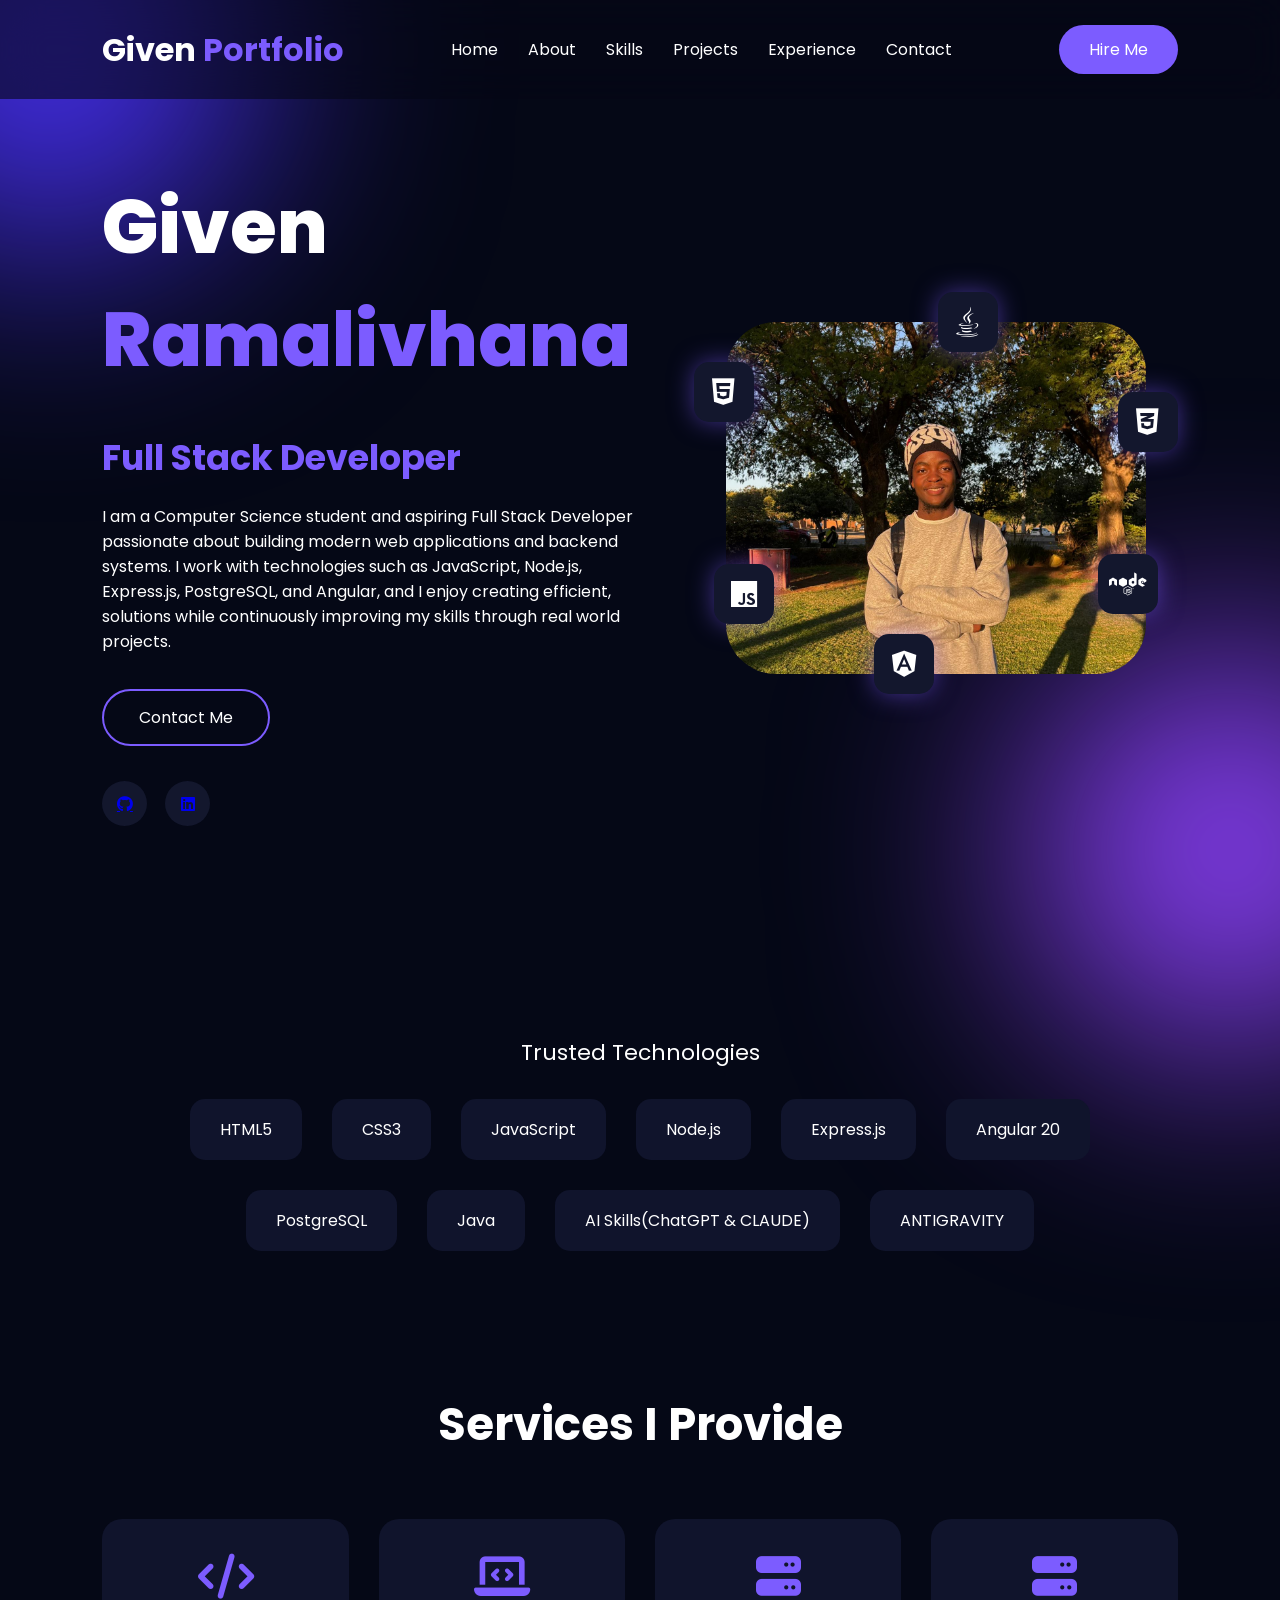
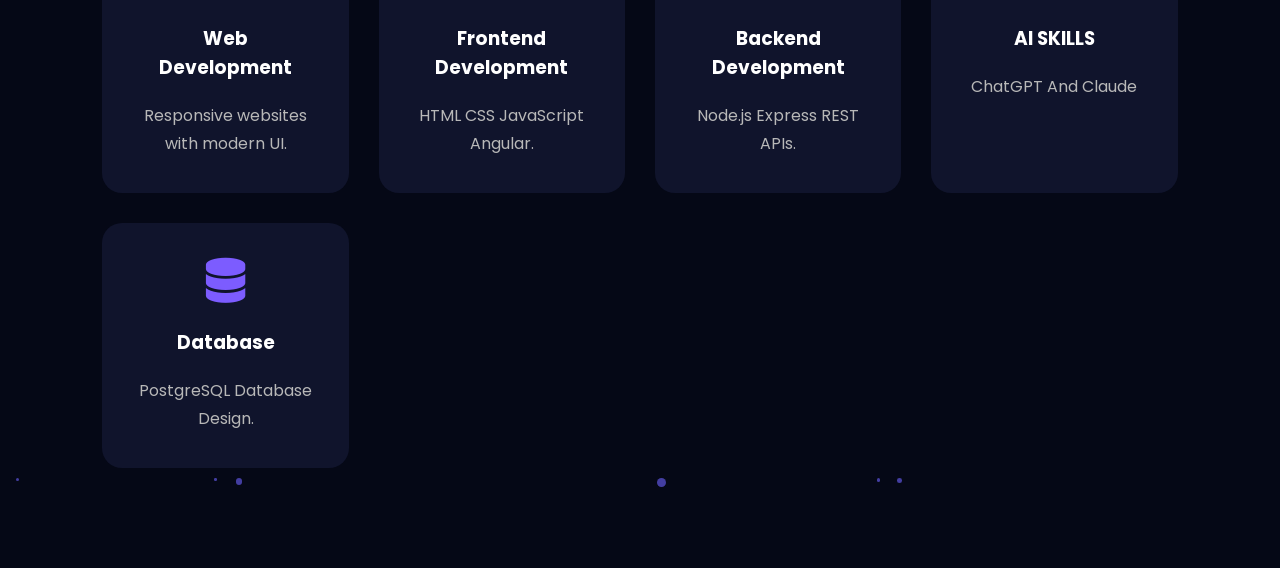
<file: index.html>
<!DOCTYPE html>
<html lang="en">

<head>

<meta charset="UTF-8">
<meta name="viewport" content="width=device-width, initial-scale=1.0">

<title>Given | Full Stack Developer</title>

<link rel="stylesheet" href="css/style.css">

<link
rel="stylesheet"
href="https://cdnjs.cloudflare.com/ajax/libs/font-awesome/6.7.2/css/all.min.css">

<link href="https://fonts.googleapis.com/css2?family=Poppins:wght@300;400;500;600;700;800&display=swap" rel="stylesheet">

</head>

<body>

<div class="blur one"></div>
<div class="blur two"></div>


<header>

    <div class="logo">
        Given <span>Portfolio</span>
    </div>

    <div class="menu-toggle">
        <i class="fas fa-bars"></i>
    </div>

    <nav id="nav-menu">
        <ul>
            <li><a href="index.html">Home</a></li>
            <li><a href="aboutme.html">About</a></li>
            <li><a href="skills.html">Skills</a></li>
            <li><a href="projects.html">Projects</a></li>
            <li><a href="experience.html">Experience</a></li>
            <li><a href="contact.html">Contact</a></li>
        </ul>
    </nav>

    <a class="hire-btn" href="contact.html">Hire Me</a>

</header>


<section class="hero">

<div class="left">

<h1>

Given

<span>Ramalivhana</span>

</h1>

<h2 id="typing"></h2>

<p>
<h2><b>Full Stack Developer</b> <br></h2>
I am a Computer Science student and aspiring Full Stack Developer passionate about building modern web applications and backend systems. I work with technologies such as JavaScript, Node.js, Express.js, PostgreSQL, and Angular, and I enjoy creating efficient, solutions while continuously improving my skills through real world projects.

</p>

<div class="buttons">

<a href="contact.html">Contact Me</a>

</div>

<div class="socials">

<a href="https://github.com/khathutshelo-dev" target="_blank"><i class="fab fa-github"></i></a>

<a href="https://www.linkedin.com/in/givenr?utm_source=share_via&utm_content=profile&utm_medium=member_ios"><i class="fab fa-linkedin"></i></a>

</div>

</div>

<div class="right">

<img src="images/profilepic.jpeg">

<div class="floating html">

<i class="fab fa-html5"></i>

</div>

<div class="floating css">

<i class="fab fa-css3-alt"></i>

</div>

<div class="floating js">

<i class="fab fa-js"></i>

</div>

<div class="floating node">

<i class="fab fa-node"></i>

</div>

<div class="floating java">

<i class="fab fa-java"></i>

</div>

<div class="floating angular">

<i class="fab fa-angular"></i>

</div>

</div>

</section>

<section class="companies">

<p>

Trusted Technologies

</p>

<div class="company-list">

<span>HTML5</span>

<span>CSS3</span>

<span>JavaScript</span>

<span>Node.js</span>

<span>Express.js</span>

<span>Angular 20</span>

<span>PostgreSQL</span>

<span>Java</span>

<span>AI Skills(ChatGPT & CLAUDE)</span>

<span>ANTIGRAVITY</span>

</div>

</section>

<section class="services">

<h2>

Services I Provide

</h2>

<div class="cards">

<div class="card">

<i class="fas fa-code"></i>

<h3>

Web Development

</h3>

<p>

Responsive websites with modern UI.

</p>

</div>

<div class="card">

<i class="fas fa-laptop-code"></i>

<h3>

Frontend Development

</h3>

<p>

HTML CSS JavaScript Angular.

</p>

</div>

<div class="card">

<i class="fas fa-server"></i>

<h3>

Backend Development

</h3>

<p>

Node.js Express REST APIs.

</p>

</div>

<div class="card">

<i class="fas fa-server"></i>

<h3>

AI SKILLS

</h3>

<p>

ChatGPT And Claude

</p>

</div>

    
<div class="card">

<i class="fas fa-database"></i>

<h3>

Database

</h3>

<p>

PostgreSQL Database Design.

</p>

</div>

</div>

</section>

<script src="js/script.js"></script>

</body>

</html>
</file>
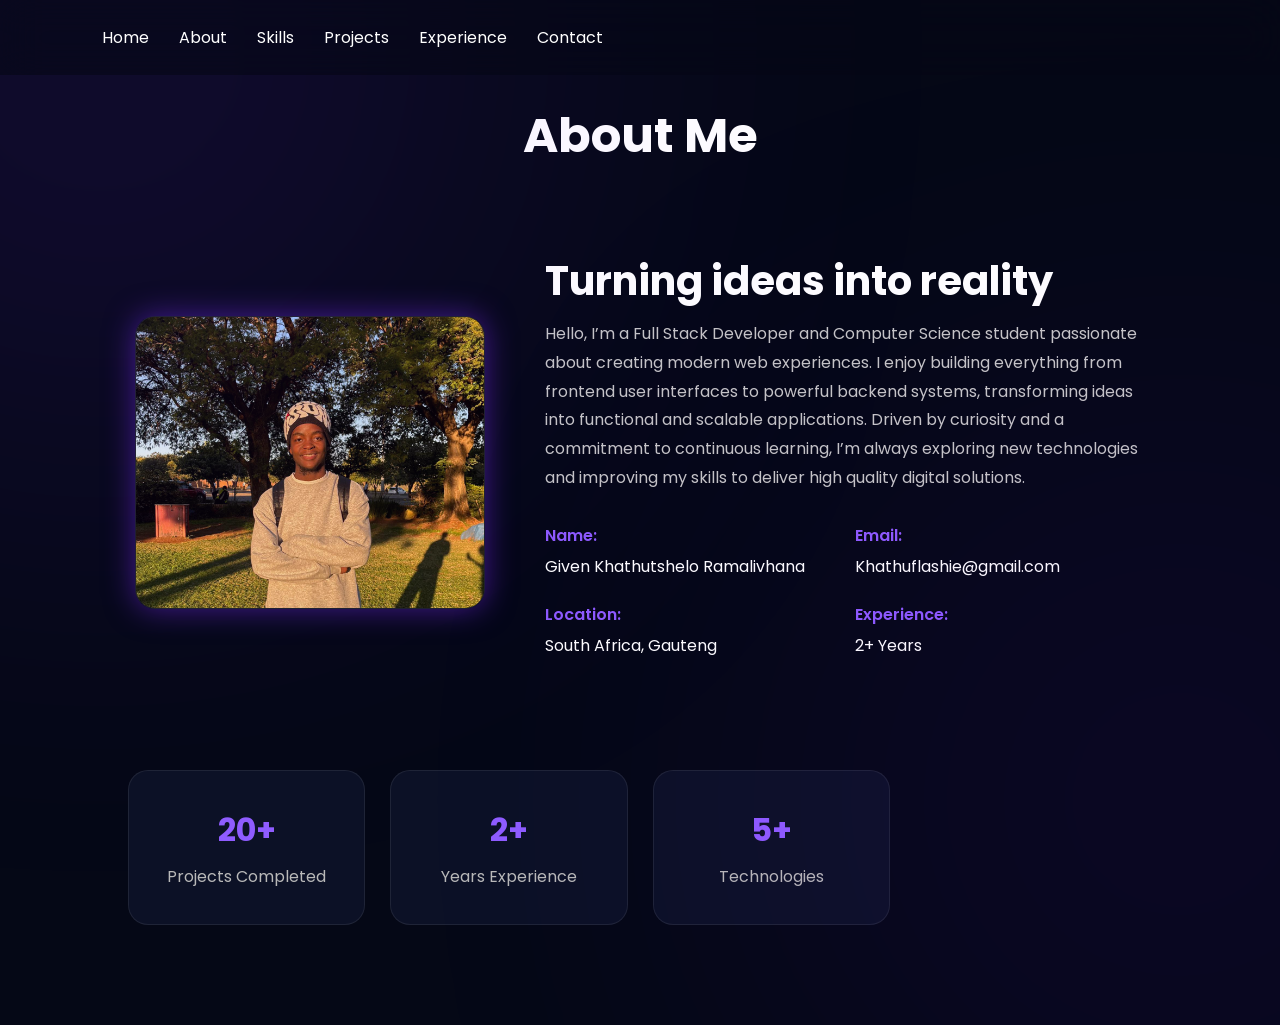
<file: aboutme.html>
<!DOCTYPE html>
<html lang="en">
<head>
    <meta charset="UTF-8">
    <meta name="viewport" content="width=device-width, initial-scale=1.0">
    <title>About Me</title>

    <link rel="stylesheet" href="css/about.css">

    <link href="https://cdnjs.cloudflare.com/ajax/libs/font-awesome/6.5.1/css/all.min.css" rel="stylesheet">
</head>
<body>

  <header>

    <div class="menu-toggle">
        <i class="fas fa-bars"></i>
    </div>

    <nav id="nav-menu">
        <ul>
            <li><a href="index.html">Home</a></li>
            <li><a href="aboutme.html">About</a></li>
            <li><a href="skills.html">Skills</a></li>
            <li><a href="projects.html">Projects</a></li>
            <li><a href="experience.html">Experience</a></li>
            <li><a href="contact.html">Contact</a></li>
        </ul>
    </nav>

</header>


<section class="about-page">

    <div class="page-header">
        <h1>   About Me</h1>
    </div>

    <div class="about-container">

        <div class="about-image">
            <img src="images/profilepic.jpeg" alt="Profile">
        </div>

        <div class="about-content">

            <h2>Turning ideas into reality</h2>

            <p>
               Hello, I’m a Full Stack Developer and Computer Science student passionate about creating modern web experiences. I enjoy building everything from frontend user interfaces to powerful backend systems, transforming ideas into functional and scalable applications. Driven by curiosity and a commitment to continuous learning, I’m always exploring new technologies and improving my skills to deliver high quality digital solutions.
            </p>

            <div class="info-grid">

                <div>
                    <span>Name:</span>
                    <p>Given Khathutshelo Ramalivhana</p>
                </div>

                <div>
                    <span>Email:</span>
                    <p>Khathuflashie@gmail.com</p>
                </div>

                <div>
                    <span>Location:</span>
                    <p>South Africa, Gauteng</p>
                </div>

                <div>
                    <span>Experience:</span>
                    <p>2+ Years</p>
                </div>

            </div>
        </div>

    </div>

    <div class="stats">

        <div class="stat-box">
            <h3>20+</h3>
            <p>Projects Completed</p>
        </div>

        <div class="stat-box">
            <h3>2+</h3>
            <p>Years Experience</p>
        </div>

        <div class="stat-box">
            <h3>5+</h3>
            <p>Technologies</p>
        </div>

    </div>

</section>

<script src="js/about.js"></script>

</body>
</html>
</file>
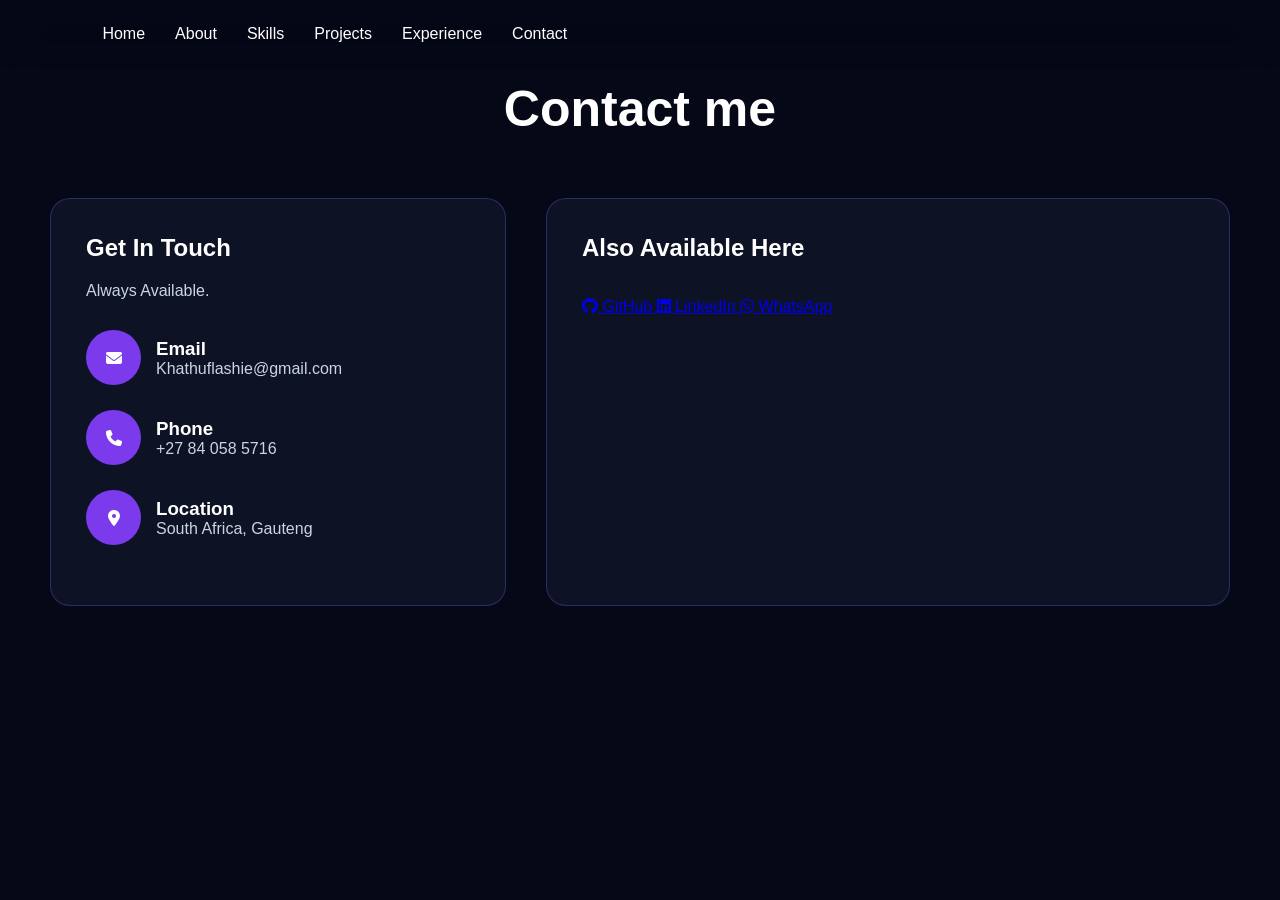
<file: contact.html>
<!DOCTYPE html>
<html lang="en">
<head>
<meta charset="UTF-8">
<meta name="viewport" content="width=device-width, initial-scale=1.0">
<title>Contact Me</title>

<link rel="stylesheet" href="css/contact.css">

<link href="https://cdnjs.cloudflare.com/ajax/libs/font-awesome/6.5.1/css/all.min.css" rel="stylesheet">

</head>
<body>
<header>
    <div class="menu-toggle">
        <i class="fas fa-bars"></i>
    </div>

    <nav>
        <ul>
            <li><a href="index.html">Home</a></li>
            <li><a href="aboutme.html">About</a></li>
            <li><a href="skills.html">Skills</a></li>
            <li><a href="projects.html">Projects</a></li>
            <li><a href="experience.html">Experience</a></li>
            <li><a href="contact.html">Contact</a></li>
        </ul>
    </nav>

</header>
<section class="contact">

    <div class="title">
        <h1>Contact me</h1>
    </div>

    <div class="container">

        <div class="left">

            <h2>Get In Touch</h2>

            <p>
                Always Available.
            </p>

            <div class="info">
                <i class="fas fa-envelope"></i>

                <div>
                    <h3>Email</h3>
                    <span>Khathuflashie@gmail.com</span>
                </div>
            </div>

            <div class="info">
                <i class="fas fa-phone"></i>

                <div>
                    <h3>Phone</h3>
                    <span>+27 84 058 5716</span>
                </div>
            </div>

            <div class="info">
                <i class="fas fa-location-dot"></i>

                <div>
                    <h3>Location</h3>
                    <span>South Africa, Gauteng</span>
                </div>
            </div>

        </div>

        <div class="right">
<h2>Also Available Here</h2> <br>
    <!-- GitHub -->
     <br>
    <a href="https://github.com/khathutshelo-dev" target="_blank" class="social github">
      <i class="fab fa-github"></i>
      <span>GitHub</span>
    </a>

    <!-- LinkedIn -->
    <a href="https://www.linkedin.com/in/givenr?utm_source=share_via&utm_content=profile&utm_medium=member_ios" target="_blank" class="social linkedin">
      <i class="fab fa-linkedin"></i>
      <span>LinkedIn</span>
    </a>

    <!-- WhatsApp -->
<a href="https://wa.me/278405805716?text=Hi%20I%20visited%20your%20portfolio%20and%20want%20to%20connect"
   target="_blank"
   class="social whatsapp">

  <i class="fab fa-whatsapp"></i>
  <span>WhatsApp</span>
</a>


        </div>

    </div>

</section>

<script src="js/contact.js"></script>

</body>
</html>
</file>
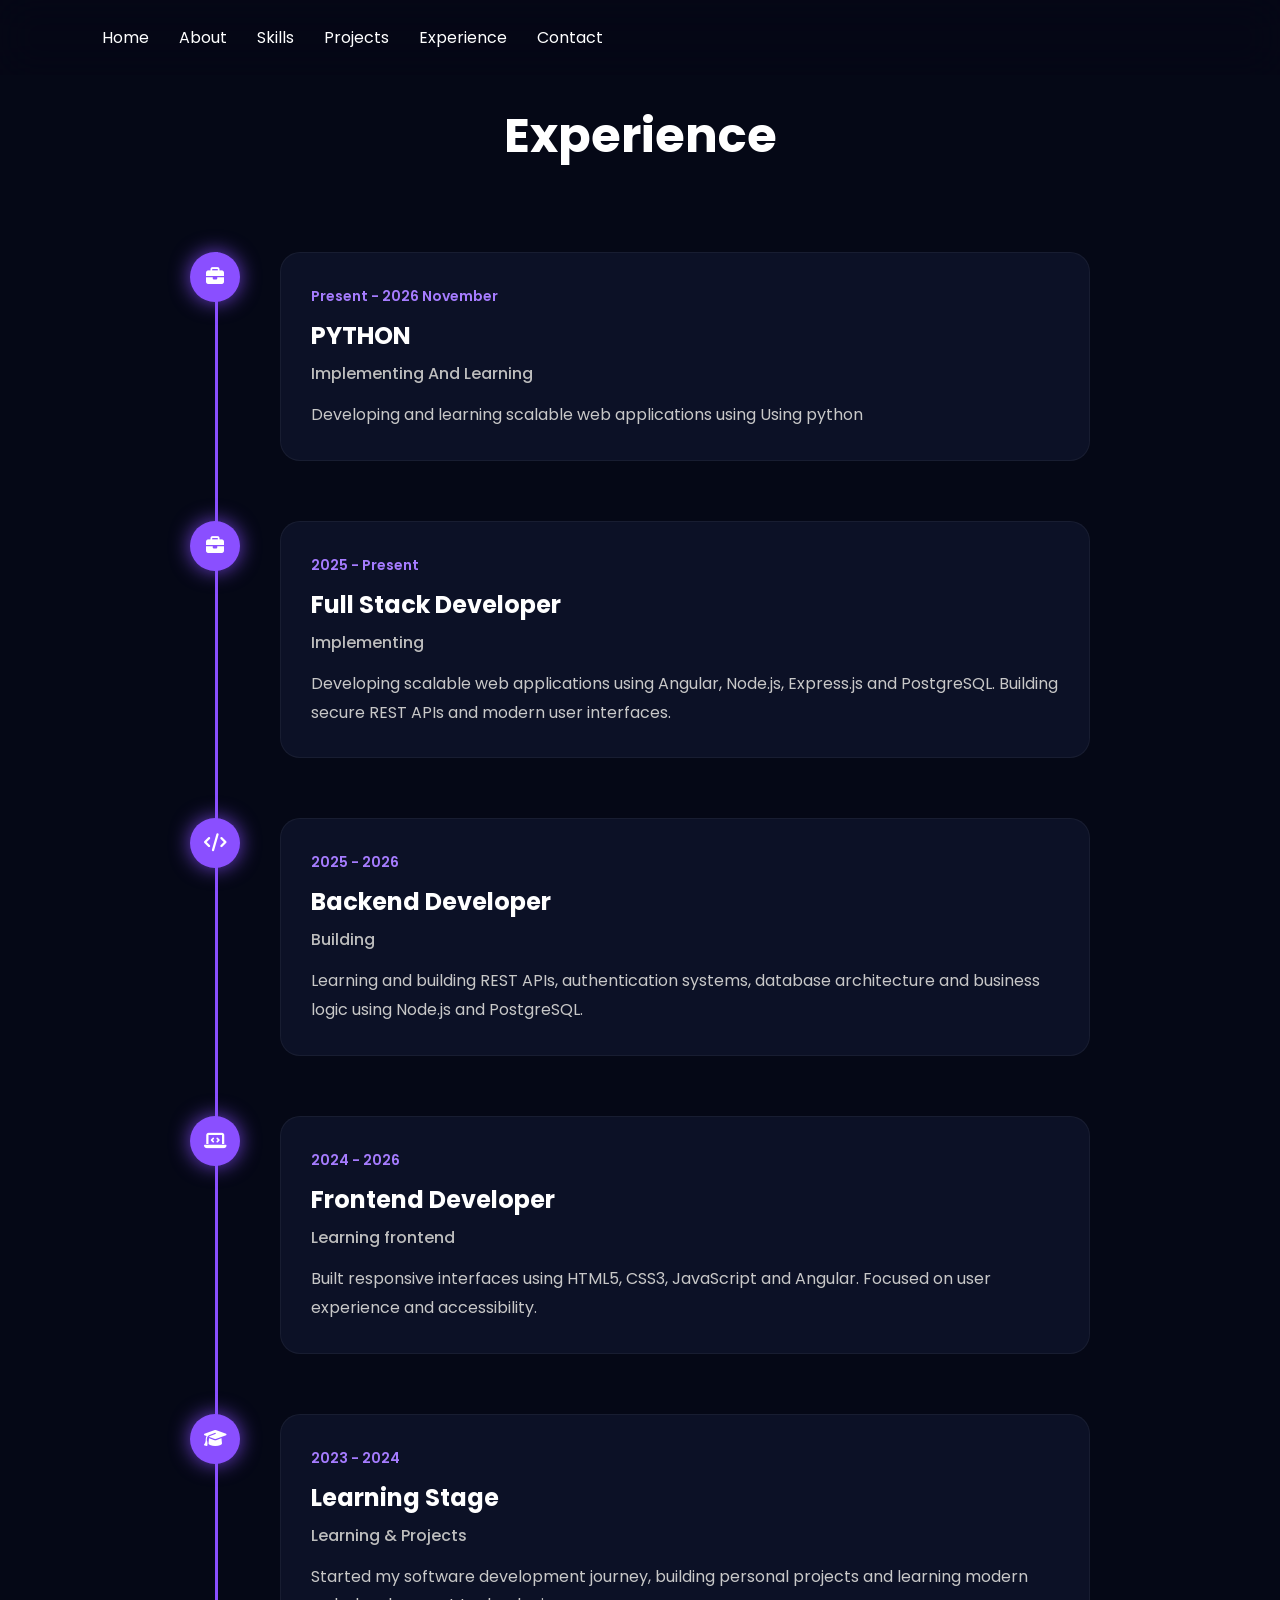
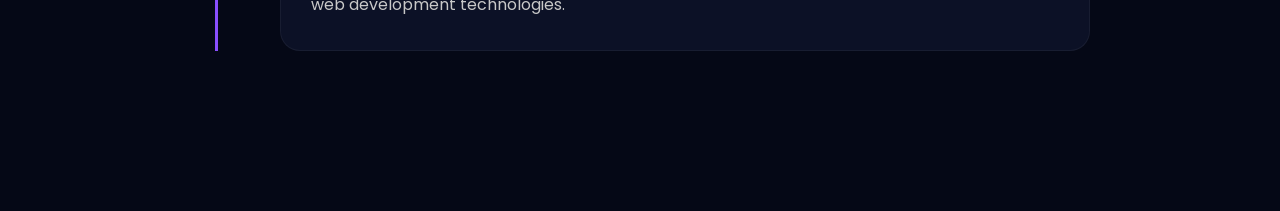
<file: experience.html>
<!DOCTYPE html>
<html lang="en">
<head>
<meta charset="UTF-8">
<meta name="viewport" content="width=device-width, initial-scale=1.0">

<title>Experience</title>

<link rel="stylesheet" href="css/exp.css">

<link rel="stylesheet"
href="https://cdnjs.cloudflare.com/ajax/libs/font-awesome/6.5.1/css/all.min.css">

</head>
<body>

    <header>
    <div class="menu-toggle">
        <i class="fas fa-bars"></i>
    </div>

    <nav id="nav-menu">
        <ul>
            <li><a href="index.html">Home</a></li>
            <li><a href="aboutme.html">About</a></li>
            <li><a href="skills.html">Skills</a></li>
            <li><a href="projects.html">Projects</a></li>
            <li><a href="experience.html">Experience</a></li>
            <li><a href="contact.html">Contact</a></li>
        </ul>
    </nav>

</header>


<section class="experience">

<div class="page-header">
<h1>Experience</h1>
</div>

<div class="timeline">

<div class="timeline-item">

<div class="timeline-icon">
<i class="fas fa-briefcase"></i>
</div>

<div class="timeline-content">

<span class="date">Present - 2026 November</span>

<h3>PYTHON</h3>

<h4>Implementing And Learning</h4>

<p>
Developing and learning scalable web applications using
Using python

</p>

</div>

</div>

    
<div class="timeline">

<div class="timeline-item">

<div class="timeline-icon">
<i class="fas fa-briefcase"></i>
</div>

<div class="timeline-content">

<span class="date">2025 - Present</span>

<h3>Full Stack Developer</h3>

<h4>Implementing</h4>

<p>
Developing scalable web applications using
Angular, Node.js, Express.js and PostgreSQL.
Building secure REST APIs and modern user
interfaces.
</p>

</div>

</div>

<div class="timeline-item">

<div class="timeline-icon">
<i class="fas fa-code"></i>
</div>

<div class="timeline-content">

<span class="date">2025 - 2026</span>

<h3>Backend Developer</h3>

<h4>Building</h4>

<p>
Learning and building REST APIs, authentication systems,
database architecture and business logic
using Node.js and PostgreSQL.
</p>

</div>

</div>

<div class="timeline-item">

<div class="timeline-icon">
<i class="fas fa-laptop-code"></i>
</div>

<div class="timeline-content">

<span class="date">2024 - 2026</span>

<h3>Frontend Developer</h3>

<h4>Learning frontend</h4>

<p>
Built responsive interfaces using HTML5,
CSS3, JavaScript and Angular. Focused on
user experience and accessibility.
</p>

</div>

</div>

<div class="timeline-item">

<div class="timeline-icon">
<i class="fas fa-graduation-cap"></i>
</div>

<div class="timeline-content">

<span class="date">2023 - 2024</span>

<h3>Learning Stage</h3>

<h4>Learning & Projects</h4>

<p>
Started my software development journey,
building personal projects and learning
modern web development technologies.
</p>

</div>

</div>

</div>

</section>

<script src="js/exp.js"></script>

</body>
</html>
</file>
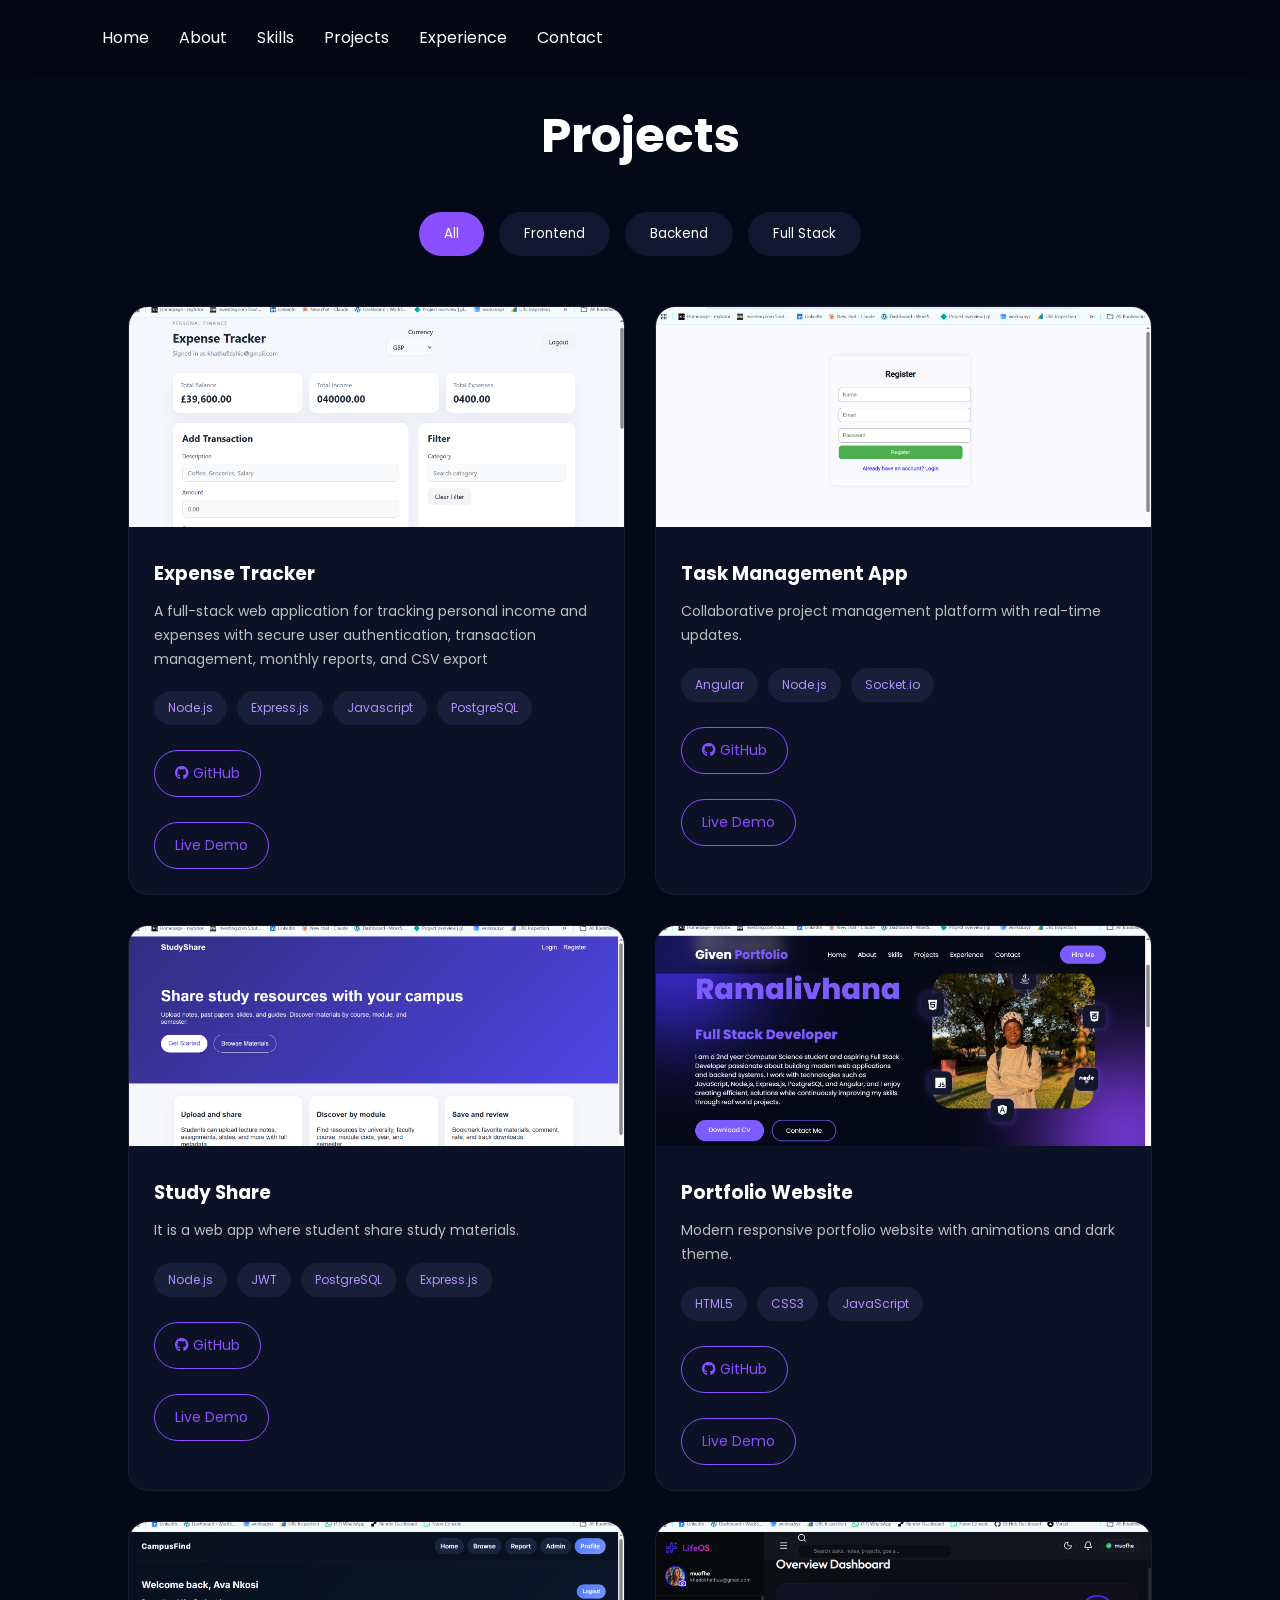
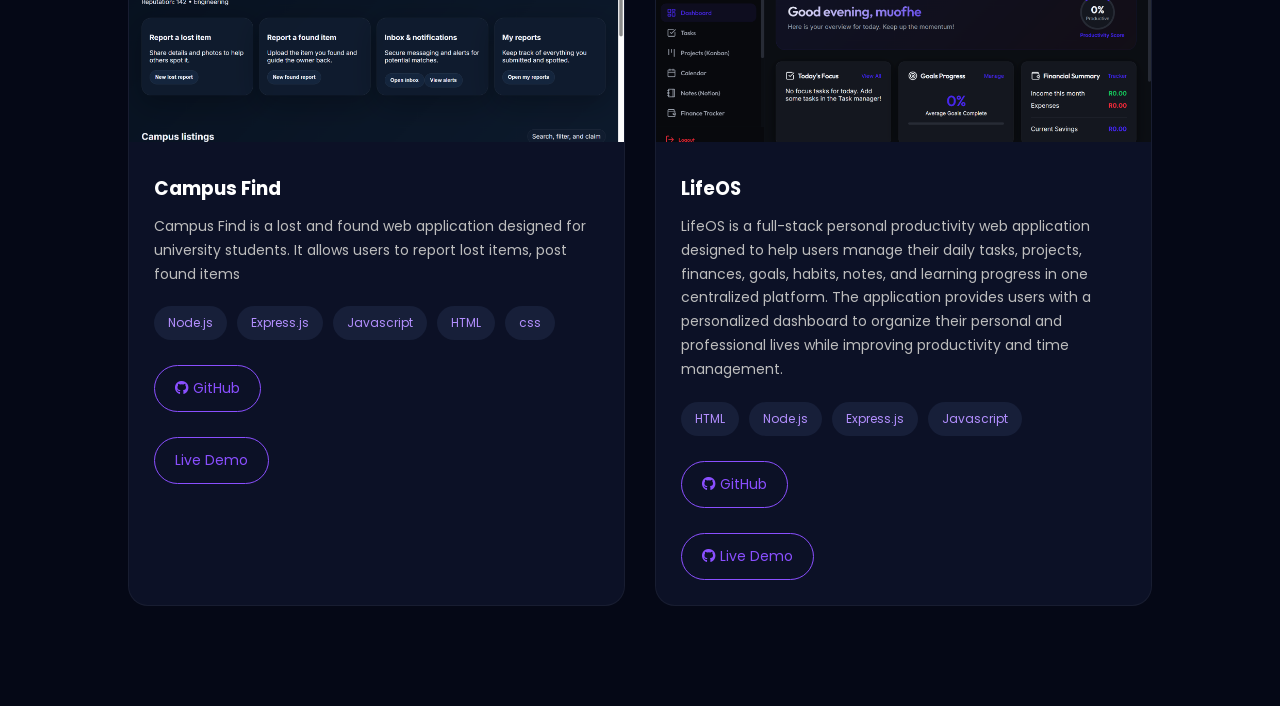
<file: projects.html>
<!DOCTYPE html>
<html lang="en">
<head>
<meta charset="UTF-8">
<meta name="viewport" content="width=device-width, initial-scale=1.0">

<title>Projects</title>

<link rel="stylesheet" href="css/projects.css">

<link rel="stylesheet"
href="https://cdnjs.cloudflare.com/ajax/libs/font-awesome/6.5.1/css/all.min.css">
</head>

<body>
<header>

    <div class="menu-toggle">
        <i class="fas fa-bars"></i>
    </div>

    <nav>
        <ul>
            <li><a href="index.html">Home</a></li>
            <li><a href="aboutme.html">About</a></li>
            <li><a href="skills.html">Skills</a></li>
            <li><a href="projects.html">Projects</a></li>
            <li><a href="experience.html">Experience</a></li>
            <li><a href="contact.html">Contact</a></li>
        </ul>
    </nav>

</header>

<section class="projects">

<div class="page-header">
<h1>Projects</h1>
</div>

<div class="filters">

<button class="active" data-filter="all">All</button>
<button data-filter="frontend">Frontend</button>
<button data-filter="backend">Backend</button>
<button data-filter="fullstack">Full Stack</button>

</div>

<div class="projects-grid">

<!-- Project 1 -->

<div class="project-card fullstack">

<img src="images/income dash.png" alt="">

<div class="project-content">

<h3>Expense Tracker</h3>

<p>
A full-stack web application for tracking personal income and expenses with secure user authentication, transaction management, monthly reports, and CSV export 
</p>

<div class="tech">

<span>Node.js</span>
<span>Express.js</span>
<span>Javascript</span>
<span>PostgreSQL</span>

</div>

<div class="buttons">

<a href="https://github.com/khathutshelo-dev/expense-tracker"
class="github">

<i class="fab fa-github"></i>
GitHub

</a>
  </div>
  <div class="buttons">
<a href="https://expense-tracker-mkzq.onrender.com/login.html" class="github">
Live Demo
  </a>

</div>

</div>

</div>

<!-- Project 2 -->

<div class="project-card fullstack">

<img src="images/registerfullregist.png" alt="">

<div class="project-content">

<h3>Task Management App</h3>

<p>
Collaborative project management platform
with real-time updates.
</p>

<div class="tech">

<span>Angular</span>
<span>Node.js</span>
<span>Socket.io</span>

</div>

<div class="buttons">

<a href="https://github.com/khathutshelo-dev/realtime-task-manager" class="github">
<i class="fab fa-github"></i>
GitHub
</a> 
  </div>
  <div class="buttons">

 <a href="https://realtime-task-manager-2.onrender.com/register" class="github">
Live Demo
  </a>
</div>

</div>

</div>

<!-- Project 3 -->

<div class="project-card backend">

<img src="images/studysharefull.png" alt="">

<div class="project-content">

<h3>Study Share</h3>

<p>
It is a web app where student share study materials.
</p>

<div class="tech">

<span>Node.js</span>
<span>JWT</span>
<span>PostgreSQL</span>
<span>Express.js</span>

</div>

<div class="buttons">

<a href="https://github.com/khathutshelo-dev/realtime-task-manager" class="github">
<i class="fab fa-github"></i>
GitHub
</a>
  </div>
<div class="buttons">

 <a href="https://studyshare-cd06.onrender.com" class="github">
Live Demo
  </a>
</div>

</div>

</div>

<!-- Project 4 -->

<div class="project-card frontend">

<img src="images/portfoli.png" alt="">

<div class="project-content">

<h3>Portfolio Website</h3>

<p>
Modern responsive portfolio website with
animations and dark theme.
</p>

<div class="tech">

<span>HTML5</span>
<span>CSS3</span>
<span>JavaScript</span>

</div>

<div class="buttons">

<a href="https://github.com/khathutshelo-dev/Portfolio" class="github">
<i class="fab fa-github"></i>
GitHub
</a>
</div>
<div class="buttons">

 <a href="https://folioy2.vercel.app/index.html" class="github">
Live Demo
  </a>
</div>
</div>

</div>

<!-- Project 5 -->

<div class="project-card fullstack">

<img src="images/campusfinddash.png" alt="">

<div class="project-content">

<h3>Campus Find</h3>

<p>
Campus Find is a lost and found web application designed for university students. It allows users to report lost items, post found items
</p>

<div class="tech">

<span>Node.js</span>
<span>Express.js</span>
<span>Javascript</span>
<span>HTML</span>
<span>css</span>
</div>

<div class="buttons">

<a href="https://github.com/khathutshelo-dev/campus-find" class="github">
<i class="fab fa-github"></i>
GitHub
</a>
</div>
<div class="buttons">

 <a href="https://campus-find-o06s.onrender.com/" class="github">
Live Demo
  </a>
</div>

</div>

</div>

<!-- Project 6 -->

<div class="project-card">

<img src="images/lifetracker.png" alt="">

<div class="project-content">

<h3>LifeOS</h3>

<p>
LifeOS is a full-stack personal productivity web application designed to help users manage their daily tasks, projects, finances, goals, habits, notes, and learning progress in one centralized platform. The application provides users with a personalized dashboard to organize their personal and professional lives while improving productivity and time management.
</p>

<div class="tech">

<span>HTML</span>
<span>Node.js</span>
<span>Express.js</span>
<span>Javascript</span>
</div>

<div class="buttons">

<a href="https://github.com/khathutshelo-dev/LifeOS" class="github">
<i class="fab fa-github"></i>
GitHub
</a>
</div>
<div class="buttons">

<a href="https://lifeos-p184.onrender.com" class="github">
<i class="fab fa-github"></i>
Live Demo
</a>

</div>

</div>

</div>

</div>

</section>

<script src="js/projects.js"></script>

</body>
</html>
</file>
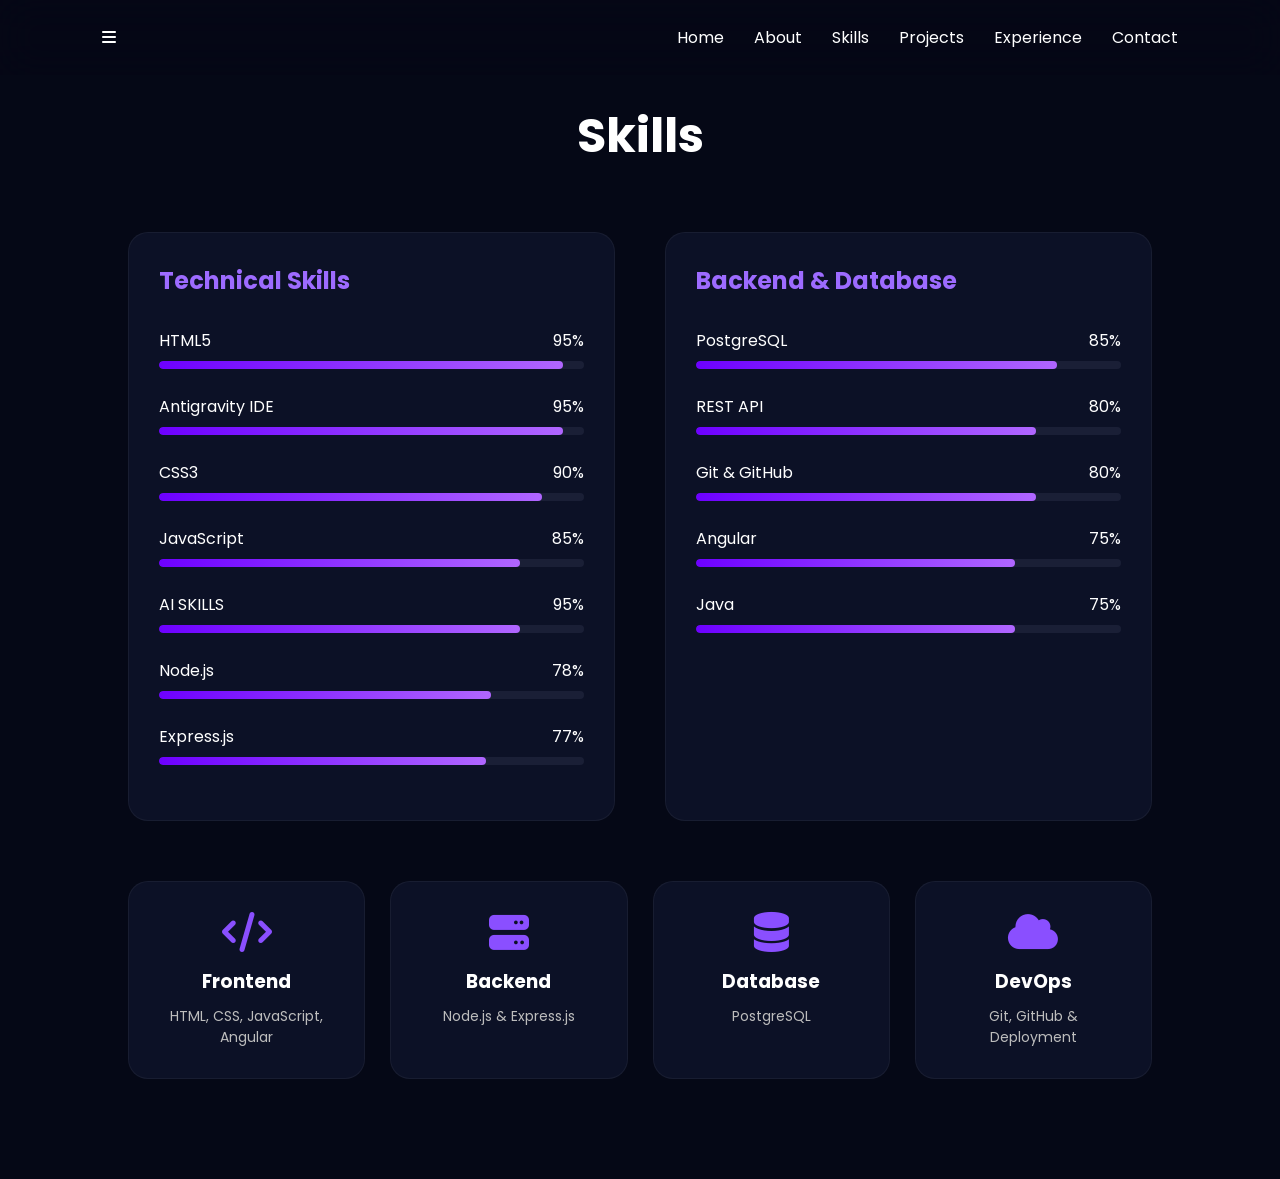
<file: skills.html>
<!DOCTYPE html>
<html lang="en">
<head>
<meta charset="UTF-8">
<meta name="viewport" content="width=device-width, initial-scale=1.0">
<title>Skills</title>

<link rel="stylesheet" href="css/skills.css">

<link rel="stylesheet"
href="https://cdnjs.cloudflare.com/ajax/libs/font-awesome/6.5.1/css/all.min.css">
</head>
<body>

<header>


    <div class="menu-toggle">
        <i class="fas fa-bars"></i>
    </div>

    <nav>
        <ul>
            <li><a href="index.html">Home</a></li>
            <li><a href="aboutme.html">About</a></li>
            <li><a href="skills.html">Skills</a></li>
            <li><a href="projects.html">Projects</a></li>
            <li><a href="experience.html">Experience</a></li>
            <li><a href="contact.html">Contact</a></li>
        </ul>
    </nav>

</header>


<section class="skills">

<div class="page-title">
<h1>Skills</h1>
</div>

<div class="skills-container">

<div class="skills-column">

<h2>Technical Skills</h2>

<div class="skill">
<div class="info">
<span>HTML5</span>
<span>95%</span>
</div>
<div class="bar">
<div class="progress html"></div>
</div>
</div>

 <div class="skill">
<div class="info">
<span>Antigravity IDE</span>
<span>95%</span>
</div>
<div class="bar">
<div class="progress html"></div>
</div>
</div>   

<div class="skill">
<div class="info">
<span>CSS3</span>
<span>90%</span>
</div>
<div class="bar">
<div class="progress css"></div>
</div>
</div>

<div class="skill">
<div class="info">
<span>JavaScript</span>
<span>85%</span>
</div>
<div class="bar">
<div class="progress js"></div>
</div>
</div>

  <div class="skill">
<div class="info">
<span>AI SKILLS</span>
<span>95%</span>
</div>
<div class="bar">
<div class="progress js"></div>
</div>
</div>  

<div class="skill">
<div class="info">
<span>Node.js</span>
<span>78%</span>
</div>
<div class="bar">
<div class="progress node"></div>
</div>
</div>

<div class="skill">
<div class="info">
<span>Express.js</span>
<span>77%</span>
</div>
<div class="bar">
<div class="progress express"></div>
</div>
</div>

</div>
<div class="skills-column">

<h2>Backend & Database</h2>

<div class="skill">
<div class="info">
<span>PostgreSQL</span>
<span>85%</span>
</div>
<div class="bar">
<div class="progress postgres"></div>
</div>
</div>


<div class="skill">
<div class="info">
<span>REST API</span>
<span>80%</span>
</div>
<div class="bar">
<div class="progress api"></div>
</div>
</div>

<div class="skill">
<div class="info">
<span>Git & GitHub</span>
<span>80%</span>
</div>
<div class="bar">
<div class="progress git"></div>
</div>
</div>

<div class="skill">
<div class="info">
<span>Angular</span>
<span>75%</span>
</div>
<div class="bar">
<div class="progress angular"></div>
</div>
</div>

<div class="skill">
<div class="info">
<span>Java</span>
<span>75%</span>
</div>
<div class="bar">
<div class="progress java"></div>
</div>
</div>

</div>

</div>

<div class="tech-cards">

<div class="card">
<i class="fa-solid fa-code"></i>
<h3>Frontend</h3>
<p>HTML, CSS, JavaScript, Angular</p>
</div>

<div class="card">
<i class="fa-solid fa-server"></i>
<h3>Backend</h3>
<p>Node.js & Express.js</p>
</div>

<div class="card">
<i class="fa-solid fa-database"></i>
<h3>Database</h3>
<p>PostgreSQL</p>
</div>

<div class="card">
<i class="fa-solid fa-cloud"></i>
<h3>DevOps</h3>
<p>Git, GitHub & Deployment</p>
</div>

</div>

</section>

<script src="js/skills.js"></script>

</body>
</html>
</file>
<file: css/style.css>
/*==============================
Google Font
===============================*/

@import url('https://fonts.googleapis.com/css2?family=Poppins:wght@300;400;500;600;700;800&display=swap');

*{
margin:0;
padding:0;
box-sizing:border-box;
font-family:'Poppins',sans-serif;
scroll-behavior:smooth;
}

body{

background:#050816;
overflow-x:hidden;
color:white;

}

/*==============================
Background Blur
===============================*/

.blur{

position:fixed;
width:400px;
height:400px;
border-radius:50%;
filter:blur(120px);
z-index:-1;

}

.blur.one{

top:-150px;
left:-150px;
background:#4b32ff;

}

.blur.two{

right:-150px;
bottom:-150px;
background:#8f42ff;

}

/*==============================
Navbar
===============================*/

header{

position:fixed;
top:0;
left:0;
width:100%;
padding:25px 8%;
display:flex;
justify-content:space-between;
align-items:center;
background:rgba(5,8,22,.6);
backdrop-filter:blur(20px);
z-index:1000;

}

.logo{

font-size:32px;
font-weight:700;

}

.logo span{

color:#7c5cff;

}


nav ul{

display:flex;
list-style:none;
gap:30px;

}

nav ul li a{

text-decoration:none;
color:white;
transition:.3s;

}

nav ul li a:hover{

color:#7c5cff;

}


.hire-btn{

padding:12px 30px;
background:#7c5cff;
border-radius:30px;
text-decoration:none;
color:white;
transition:.4s;

}

.hire-btn:hover{

transform:translateY(-5px);
box-shadow:0 0 25px #7c5cff;

}

/*==============================
Hero
===============================*/

.hero{

display:flex;
justify-content:space-between;
align-items:center;
padding:170px 8%;
min-height:100vh;

}

.left{

width:50%;

}

.left h4{

font-size:25px;
font-weight:500;
margin-bottom:10px;

}

.left h1{

font-size:75px;
font-weight:800;

}

.left h1 span{

color:#7c5cff;

}

.left h2{

font-size:35px;
margin-top:15px;
margin-bottom:20px;
color:#7c5cff;

}

.left p{

line-height:30px;
color:#c7c7c7;
margin-bottom:35px;

}

/*==============================
Buttons
===============================*/

.buttons{

display:flex;
gap:20px;
margin-bottom:35px;

}

.buttons a{

padding:14px 35px;
background:#7c5cff;
border-radius:40px;
color:white;
text-decoration:none;
transition:.4s;

}

.buttons a:last-child{

background:transparent;
border:2px solid #7c5cff;

}

.buttons a:hover{

transform:translateY(-5px);
box-shadow:0 0 30px #7c5cff;

}

/*==============================
Social Icons
===============================*/

.socials{

display:flex;
gap:18px;

}

.socials i{

width:45px;
height:45px;
background:#13172d;
display:flex;
justify-content:center;
align-items:center;
border-radius:50%;
cursor:pointer;
transition:.4s;

}

.socials i:hover{

background:#7c5cff;
transform:translateY(-5px);

}

/*==============================
Right Side
===============================*/

.right{

width:45%;
position:relative;
display:flex;
justify-content:center;

}

.right img{

width:420px;
border-radius:50px;
animation:float 4s ease-in-out infinite;

}

@keyframes float{

0%{

transform:translateY(0px);

}

50%{

transform:translateY(-20px);

}

100%{

transform:translateY(0px);

}

}

/*==============================
Floating Icons
===============================*/

.floating{

position:absolute;
width:60px;
height:60px;
background:#13172d;
display:flex;
justify-content:center;
align-items:center;
border-radius:15px;
font-size:30px;
box-shadow:0 0 25px rgba(124,92,255,.5);
animation:updown 3s infinite;

}

@keyframes updown{

50%{

transform:translateY(-15px);

}

}

.html{

left:0;
top:40px;

}

.css{

right:0;
top:70px;

}

.js{

left:20px;
bottom:50px;

}

.node{

right:20px;
bottom:60px;

}

.java{

top:-30px;
right:180px;

}

.angular{

bottom:-20px;
left:180px;

}

/*==============================
Companies
===============================*/

.companies{

padding:40px 8%;
text-align:center;

}

.companies p{

font-size:22px;
margin-bottom:30px;

}

.company-list{

display:flex;
justify-content:center;
flex-wrap:wrap;
gap:30px;

}

.company-list span{

background:#10142c;
padding:18px 30px;
border-radius:15px;
transition:.4s;

}

.company-list span:hover{

background:#7c5cff;
transform:translateY(-5px);

}

/*==============================
Services
===============================*/

.services{

padding:100px 8%;

}

.services h2{

text-align:center;
font-size:45px;
margin-bottom:60px;

}

.cards{

display:grid;
grid-template-columns:repeat(4,1fr);
gap:30px;

}

.card{

background:#10142c;
padding:35px;
border-radius:20px;
transition:.4s;
text-align:center;

}

.card i{

font-size:45px;
color:#7c5cff;
margin-bottom:25px;

}

.card h3{

margin-bottom:20px;

}

.card p{

color:#b8b8b8;
line-height:28px;

}

.card:hover{

transform:translateY(-10px);
box-shadow:0 0 35px rgba(124,92,255,.6);

}

/*==============================
Responsive
===============================*/
.menu-toggle{
    display:none;
    font-size:30px;
    color:#fff;
    cursor:pointer;
}

@media (max-width:700px){

header{
    padding:20px;
    display:flex;
    justify-content:space-between;
    align-items:center;
}

.menu-toggle{
    display:block;
    z-index:1001;
}

.hire-btn{
    display:none;
}

nav{
    position:absolute;
    top:80px;
    left:0;
    width:100%;
    background:#050816;
    display:none;
    padding:20px 0;
}

nav.active{
    display:block;
}

nav ul{
    display:flex;
    flex-direction:column;
    align-items:center;
    gap:20px;
}

.hero{
    padding-top:150px;
    flex-direction:column;
    text-align:center;
}

.left,
.right{
    width:100%;
}

.left h1{
    font-size:50px;
}

.left h2{
    font-size:28px;
}

.right img{
    width:300px;
}

.cards{
    grid-template-columns:1fr;
}

.buttons{
    flex-direction:column;
}

}


.reveal {
    opacity: 0;
    transform: translateY(50px);
    transition: 0.6s ease;
}

.reveal.active {
    opacity: 1;
    transform: translateY(0);
}

.particle {
    position: fixed;
    background: #6c63ff;
    border-radius: 50%;
    opacity: 0.6;
    pointer-events: none;
    animation: floatUp linear forwards;
}

@keyframes floatUp {
    from {
        transform: translateY(100vh);
    }
    to {
        transform: translateY(-10vh);
    }
}
</file>
<file: css/about.css>
@import url('https://fonts.googleapis.com/css2?family=Poppins:wght@300;400;500;600;700;800&display=swap');

*{
    margin:0;
    padding:0;
    box-sizing:border-box;
    font-family:'Poppins',sans-serif;
}

body{
    background:#050816;
    color:white;
    overflow-x:hidden;
}

/* Background Glow */

body::before{
    content:'';
    position:fixed;
    width:600px;
    height:600px;
    background:#7b2cff;
    border-radius:50%;
    filter:blur(250px);
    top:-250px;
    left:-200px;
    opacity:.25;
}

body::after{
    content:'';
    position:fixed;
    width:500px;
    height:500px;
    background:#6d00ff;
    border-radius:50%;
    filter:blur(250px);
    right:-150px;
    bottom:-150px;
    opacity:.2;
}

.about-page{
    width:100%;
    min-height:100vh;
    padding:100px 10%;
}

.page-header{
    text-align:center;
    margin-bottom:70px;
}

.page-header h1{
    font-size:3rem;
    font-weight:700;
}


nav ul{

display:flex;
list-style:none;
gap:30px;

}

nav ul li a{

text-decoration:none;
color:white;
transition:.3s;

}

nav ul li a:hover{

color:#7c5cff;

}

header{

position:fixed;
top:0;
left:0;
width:100%;
padding:25px 8%;
display:flex;
justify-content:space-between;
align-items:center;
background:rgba(5,8,22,.6);
backdrop-filter:blur(20px);
z-index:1000;

}



.page-header p{
    color:#9b9b9b;
    margin-top:10px;
   
}

.about-container{
    display:flex;
    justify-content:center;
    align-items:center;
    gap:60px;
    flex-wrap:wrap;
}

.about-image{
    width:350px;
}

.about-image img{
    width:100%;
    border-radius:20px;
    border:1px solid rgba(255,255,255,.1);
    box-shadow:0 0 30px rgba(123,44,255,.5);
}

.about-content{
    max-width:600px;
}

.small-title{
    color:#8f5cff;
    font-weight:600;
}

.about-content h2{
    font-size:2.5rem;
    margin:15px 0;
    line-height:1.2;
}

.about-content p{
    color:#c7c7c7;
    line-height:1.8;
}

.info-grid{
    display:grid;
    grid-template-columns:repeat(2,1fr);
    gap:20px;
    margin:30px 0;
}

.info-grid span{
    color:#8f5cff;
    font-weight:600;
}

.info-grid p{
    color:white;
    margin-top:5px;
}

.btn{
    display:inline-block;
    padding:14px 35px;
    border-radius:50px;
    text-decoration:none;
    color:white;
    background:linear-gradient(90deg,#6d00ff,#a855f7);
    transition:.4s;
    box-shadow:0 0 25px rgba(123,44,255,.5);
}

.btn:hover{
    transform:translateY(-5px);
    box-shadow:0 0 40px rgba(123,44,255,.8);
}

.stats{
    margin-top:80px;
    display:grid;
    grid-template-columns:repeat(4,1fr);
    gap:25px;
}

.stat-box{
    background:#0c1126;
    border:1px solid rgba(255,255,255,.08);
    padding:35px;
    border-radius:20px;
    text-align:center;
    transition:.4s;
}

.stat-box:hover{
    transform:translateY(-8px);
    border-color:#7b2cff;
}

.stat-box h3{
    color:#8f5cff;
    font-size:2rem;
}

.stat-box p{
    margin-top:10px;
    color:#b9b9b9;
}

.menu-toggle{
    display:none;
    font-size:30px;
    color:#fff;
    cursor:pointer;
}
@media (max-width:991px){

    .about-container{
        flex-direction:column;
        text-align:center;
    }

    .about-content{
        text-align:center;
    }

    .stats{
        grid-template-columns:repeat(2,1fr);
    }

}

@media (max-width:700px){

header{
    padding:20px;
    display:flex;
    justify-content:space-between;
    align-items:center;
}

.menu-toggle{
    display:block;
    z-index:1001;
}

nav{
    position:absolute;
    top:80px;
    left:0;
    width:100%;
    background:#050816;
    display:none;
    padding:20px 0;
}

nav.active{
    display:block;
}

nav ul{
    display:flex;
    flex-direction:column;
    align-items:center;
    gap:20px;
}

.about-page{
    padding:140px 20px 60px;
}

.page-header h1{
    font-size:2.2rem;
}

.about-image{
    width:100%;
    max-width:300px;
}

.about-content h2{
    font-size:2rem;
}

.info-grid{
    grid-template-columns:1fr;
}

.stats{
    grid-template-columns:1fr;
}

.btn{
    width:100%;
    text-align:center;
}

}
</file>
<file: css/contact.css>
*{
    margin:0;
    padding:0;
    box-sizing:border-box;
    font-family:Arial, Helvetica, sans-serif;
}

body{
    background:#050816;
    color:white;
}

.contact{
    min-height:100vh;
    padding:80px 50px;
}

.title{
    text-align:center;
    margin-bottom:60px;
}

.title h1{
    font-size:50px;
}

.title p{
    color:#9ca3af;
    margin-top:10px;
}

.container{
    max-width:1200px;
    margin:auto;

    display:grid;
    grid-template-columns:1fr 1.5fr;
    gap:40px;
}

.left,
.right{
    background:#0d1224;

    border:1px solid rgba(138,92,246,.3);

    border-radius:20px;

    padding:35px;
}

.left h2{
    margin-bottom:20px;
}

.left p{
    color:#cbd5e1;
    margin-bottom:30px;
}

.info{
    display:flex;
    align-items:center;
    margin-bottom:25px;
}

.info i{
    width:55px;
    height:55px;

    background:#7c3aed;

    border-radius:50%;

    display:flex;
    align-items:center;
    justify-content:center;

    margin-right:15px;
}

.info span{
    color:#cbd5e1;
}

form{
    display:flex;
    flex-direction:column;
}

input,
textarea{
    background:#111827;

    border:1px solid #374151;

    padding:15px;

    border-radius:10px;

    margin-bottom:20px;

    color:white;
}

input:focus,
textarea:focus{
    outline:none;
    border-color:#8b5cf6;
}

button{
    padding:15px;

    border:none;

    border-radius:10px;

    background:linear-gradient(
    90deg,
    #7c3aed,
    #9333ea
    );

    color:white;

    font-size:16px;

    cursor:pointer;
}

button:hover{
    opacity:.9;
}

header{
    position:fixed;
    top:0;
    left:0;
    width:100%;
    padding:25px 8%;
    display:flex;
    justify-content:space-between;
    align-items:center;
    background:rgba(5,8,22,.6);
    backdrop-filter:blur(20px);
    z-index:1000;
}

nav ul{
    display:flex;
    list-style:none;
    gap:30px;
}

nav ul li a{
    text-decoration:none;
    color:white;
    transition:.3s;
}

nav ul li a:hover{
    color:#7c5cff;
}

.menu-toggle{
    display:none;
    font-size:30px;
    color:#fff;
    cursor:pointer;
}

@media (max-width:768px){

header{
    padding:20px;
    display:flex;
    justify-content:space-between;
    align-items:center;
}

.menu-toggle{
    display:block;
    z-index:1001;
}

nav{
    position:absolute;
    top:80px;
    left:0;
    width:100%;
    background:#050816;
    display:none;
    padding:20px 0;
}

nav.active{
    display:block;
}

nav ul{
    display:flex;
    flex-direction:column;
    align-items:center;
    gap:20px;
}

.contact{
    padding:140px 20px 60px;
}

.title h1{
    font-size:36px;
}

.container{
    grid-template-columns:1fr;
}

.left,
.right{
    padding:25px;
}

.social-icons{
    flex-direction:column;
    align-items:center;
}

.social{
    width:100%;
    justify-content:center;
}

}
</file>
<file: css/exp.css>
@import url('https://fonts.googleapis.com/css2?family=Poppins:wght@300;400;500;600;700&display=swap');

*{
margin:0;
padding:0;
box-sizing:border-box;
font-family:'Poppins',sans-serif;
}

body{
background:#050816;
color:#fff;
overflow-x:hidden;
}

.experience{
padding:100px 10%;
min-height:100vh;
}

.page-header{
text-align:center;
margin-bottom:80px;
}

.page-header h1{
font-size:3rem;
font-weight:700;
}

.page-header p{
margin-top:10px;
color:#9e9e9e;
}

.timeline{
position:relative;
max-width:900px;
margin:auto;
}

.timeline::before{
content:'';
position:absolute;
left:25px;
top:0;
width:3px;
height:100%;
background:#8a4fff;
}

.timeline-item{
position:relative;
padding-left:90px;
margin-bottom:60px;
}

.timeline-icon{
position:absolute;
left:0;
width:50px;
height:50px;
background:#8a4fff;
border-radius:50%;
display:flex;
justify-content:center;
align-items:center;
box-shadow:0 0 20px rgba(138,79,255,.8);
}

.timeline-icon i{
font-size:18px;
}

.timeline-content{
background:#0c1126;
padding:30px;
border-radius:20px;
border:1px solid rgba(255,255,255,.05);
transition:.4s;
}

.timeline-content:hover{
transform:translateY(-8px);
box-shadow:0 0 25px rgba(138,79,255,.3);
}

.date{
color:#a67cff;
font-size:14px;
font-weight:600;
}

.timeline-content h3{
margin-top:10px;
margin-bottom:8px;
font-size:24px;
}

.timeline-content h4{
margin-bottom:15px;
font-weight:500;
color:#bdbdbd;
}

.timeline-content p{
color:#c8c8c8;
line-height:1.8;
}
.menu-toggle{
    display:none;
    font-size:30px;
    color:#fff;
    cursor:pointer;
}
@media (max-width:768px){

header{
    padding:20px;
    display:flex;
    justify-content:space-between;
    align-items:center;
}

.menu-toggle{
    display:block;
    z-index:1001;
}

.hire-btn{
    display:none;
}

nav{
    position:absolute;
    top:80px;
    left:0;
    width:100%;
    background:#050816;
    display:none;
    padding:20px 0;
}

nav.active{
    display:block;
}

nav ul{
    display:flex;
    flex-direction:column;
    align-items:center;
    gap:20px;
}

.hero{
    padding-top:150px;
    flex-direction:column;
    text-align:center;
}

.left,
.right{
    width:100%;
}

.left h1{
    font-size:50px;
}

.left h2{
    font-size:28px;
}

.right img{
    width:300px;
}

.cards{
    grid-template-columns:1fr;
}

.buttons{
    flex-direction:column;
}

}

.timeline-item{
opacity:0;
transform:translateY(40px);
transition:0.8s ease;
}

.timeline-item.show{
opacity:1;
transform:translateY(0);
}


nav ul{

display:flex;
list-style:none;
gap:30px;

}

nav ul li a{

text-decoration:none;
color:white;
transition:.3s;

}

nav ul li a:hover{

color:#7c5cff;

}

header{

position:fixed;
top:0;
left:0;
width:100%;
padding:25px 8%;
display:flex;
justify-content:space-between;
align-items:center;
background:rgba(5,8,22,.6);
backdrop-filter:blur(20px);
z-index:1000;

}
</file>
<file: css/projects.css>
@import url('https://fonts.googleapis.com/css2?family=Poppins:wght@300;400;500;600;700&display=swap');

*{
margin:0;
padding:0;
box-sizing:border-box;
font-family:'Poppins',sans-serif;
}

body{
background:#050816;
color:white;
}

.projects{
padding:100px 10%;
}

.page-header{
text-align:center;
margin-bottom:40px;
}

.page-header h1{
font-size:3rem;
}

.page-header p{
color:#9f9f9f;
margin-top:10px;
}

.filters{
display:flex;
justify-content:center;
gap:15px;
margin-bottom:50px;
flex-wrap:wrap;
}

.filters button{
padding:12px 25px;
background:#10172e;
border:none;
color:white;
border-radius:50px;
cursor:pointer;
transition:.4s;
}

.filters button.active,
.filters button:hover{
background:#8a4fff;
}

.projects-grid{
display:grid;
grid-template-columns:repeat(auto-fit,minmax(350px,1fr));
gap:30px;
}

.project-card{
background:#0c1126;
border-radius:20px;
overflow:hidden;
border:1px solid rgba(255,255,255,.05);
transition:.4s;
}

.project-card:hover{
transform:translateY(-10px);
box-shadow:0 0 25px rgba(138,79,255,.4);
}

.project-card img{
width:100%;
height:220px;
object-fit:cover;
}

.project-content{
padding:25px;
}

.project-content h3{
margin-bottom:12px;
}

.project-content p{
color:#bdbdbd;
font-size:14px;
line-height:1.7;
}

.tech{
margin-top:20px;
display:flex;
flex-wrap:wrap;
gap:10px;
}

.tech span{
background:#171f39;
padding:8px 14px;
border-radius:50px;
font-size:12px;
color:#b38fff;
}

.buttons{
display:flex;
gap:15px;
margin-top:25px;
}

.buttons a{
text-decoration:none;
padding:12px 20px;
border-radius:50px;
font-size:14px;
transition:.4s;
}

.demo{
background:#8a4fff;
color:white;
}

.github{
border:1px solid #8a4fff;
color:#8a4fff;
}

.github:hover{
background:#8a4fff;
color:white;
}

.demo:hover{
transform:translateY(-3px);
}


nav ul{

display:flex;
list-style:none;
gap:30px;

}

nav ul li a{

text-decoration:none;
color:white;
transition:.3s;

}

nav ul li a:hover{

color:#7c5cff;

}

header{

position:fixed;
top:0;
left:0;
width:100%;
padding:25px 8%;
display:flex;
justify-content:space-between;
align-items:center;
background:rgba(5,8,22,.6);
backdrop-filter:blur(20px);
z-index:1000;

}

/* ==============================
   Mobile Responsive Navbar
============================== */

.menu-toggle{
    display:none;
    font-size:30px;
    color:#fff;
    cursor:pointer;
}

@media (max-width:768px){

header{
    padding:20px;
}

.menu-toggle{
    display:block;
    z-index:1001;
}

nav{
    position:fixed;
    top:80px;
    left:-100%;
    width:100%;
    background:#050816;
    transition:.4s ease;
    z-index:1000;
}

nav.active{
    left:0;
}

nav ul{
    display:flex;
    flex-direction:column;
    align-items:center;
    gap:20px;
    padding:30px 0;
}

.projects{
    padding:140px 20px 60px;
}

.page-header h1{
    font-size:2.2rem;
}

.projects-grid{
    grid-template-columns:1fr;
}

.project-card img{
    height:200px;
}

.buttons{
    flex-direction:column;
}

.buttons a{
    text-align:center;
}

}
</file>
<file: css/skills.css>
@import url('https://fonts.googleapis.com/css2?family=Poppins:wght@300;400;500;600;700&display=swap');

*{
margin:0;
padding:0;
box-sizing:border-box;
font-family:'Poppins',sans-serif;
}

body{
background:#050816;
color:white;
overflow-x:hidden;
}

.skills{
padding:100px 10%;
min-height:100vh;
}

.page-title{
text-align:center;
margin-bottom:60px;
}

header{

position:fixed;
top:0;
left:0;
width:100%;
padding:25px 8%;
display:flex;
justify-content:space-between;
align-items:center;
background:rgba(5,8,22,.6);
backdrop-filter:blur(20px);
z-index:1000;

}

nav ul{

display:flex;
list-style:none;
gap:30px;

}

nav ul li a{

text-decoration:none;
color:white;
transition:.3s;

}

nav ul li a:hover{

color:#7c5cff;

}

.page-title h1{
font-size:3rem;
}

.page-title p{
color:#9c9c9c;
margin-top:10px;
}

.skills-container{
display:grid;
grid-template-columns:repeat(2,1fr);
gap:50px;
}

.skills-column{
background:#0c1126;
padding:30px;
border-radius:20px;
border:1px solid rgba(255,255,255,.05);
}

.skills-column h2{
margin-bottom:30px;
color:#9d6bff;
}

.skill{
margin-bottom:25px;
}

.info{
display:flex;
justify-content:space-between;
margin-bottom:8px;
}

.bar{
height:8px;
background:#1a1f36;
border-radius:30px;
overflow:hidden;
}

.progress{
height:100%;
background:linear-gradient(
90deg,
#6d00ff,
#b066ff
);
border-radius:30px;
}

.html{width:95%;}
.css{width:90%;}
.js{width:85%;}
.node{width:78%;}
.express{width:77%;}
.postgres{width:85%;}
.api{width:80%;}
.git{width:80%;}
.angular{width:75%;}
.java{width:75%;}

.tech-cards{
margin-top:60px;
display:grid;
grid-template-columns:repeat(4,1fr);
gap:25px;
}

.card{
background:#0c1126;
padding:30px;
text-align:center;
border-radius:20px;
border:1px solid rgba(255,255,255,.05);
transition:.4s;
}

.card:hover{
transform:translateY(-10px);
border-color:#8a4fff;
box-shadow:0 0 20px rgba(138,79,255,.4);
}

.card i{
font-size:40px;
margin-bottom:15px;
color:#8a4fff;
}

.card h3{
margin-bottom:10px;
}

.card p{
color:#bdbdbd;
font-size:14px;
}

@media(max-width:900px){

.skills-container{
grid-template-columns:1fr;
}

.tech-cards{
grid-template-columns:repeat(2,1fr);
}

}
@media (max-width:768px){

.menu-toggle{
    display:block;
    font-size:30px;
    cursor:pointer;
    z-index:1002;
}

nav{
    position:fixed;
    top:80px;
    left:-100%;
    width:100%;
    background:#050816;
    transition:.4s ease;
    z-index:1000;
}

nav.active{
    left:0;
}

nav ul{
    display:flex;
    flex-direction:column;
    align-items:center;
    gap:25px;
    padding:30px 0;
}

}
</file>
